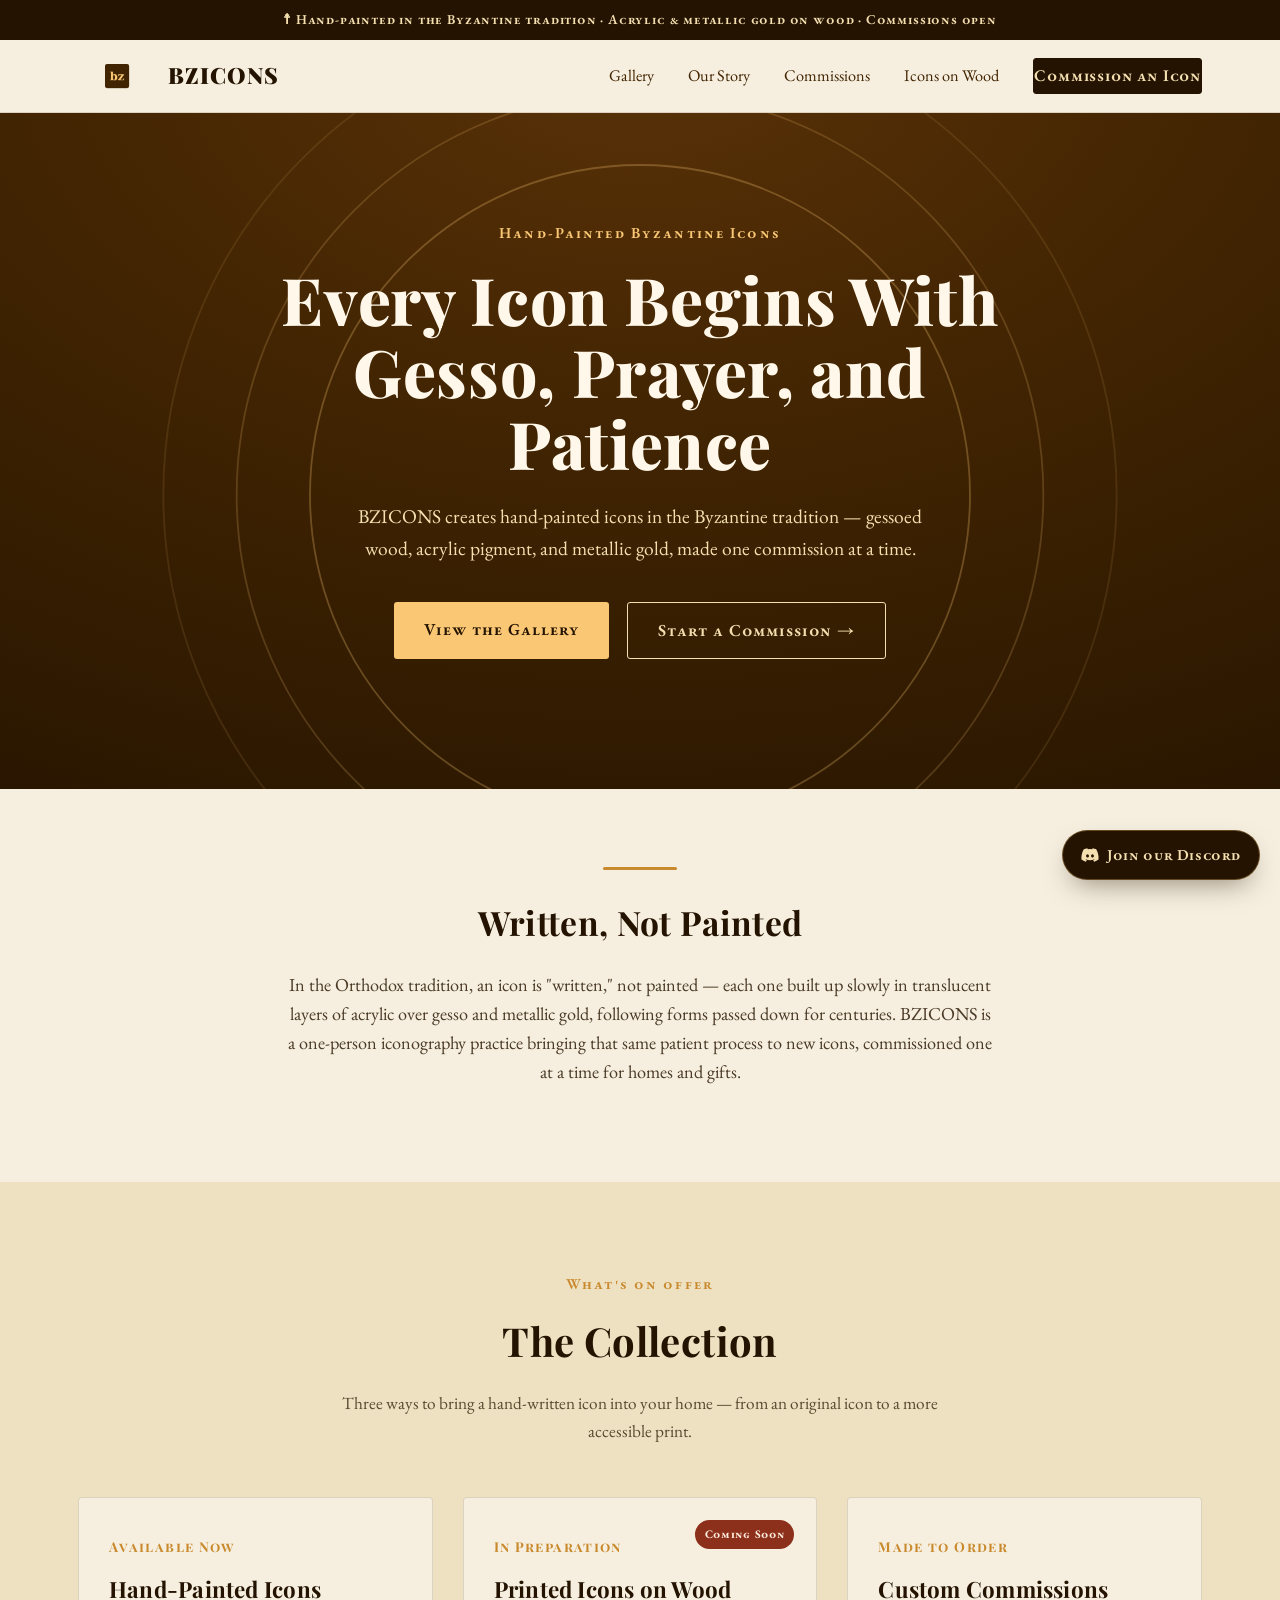
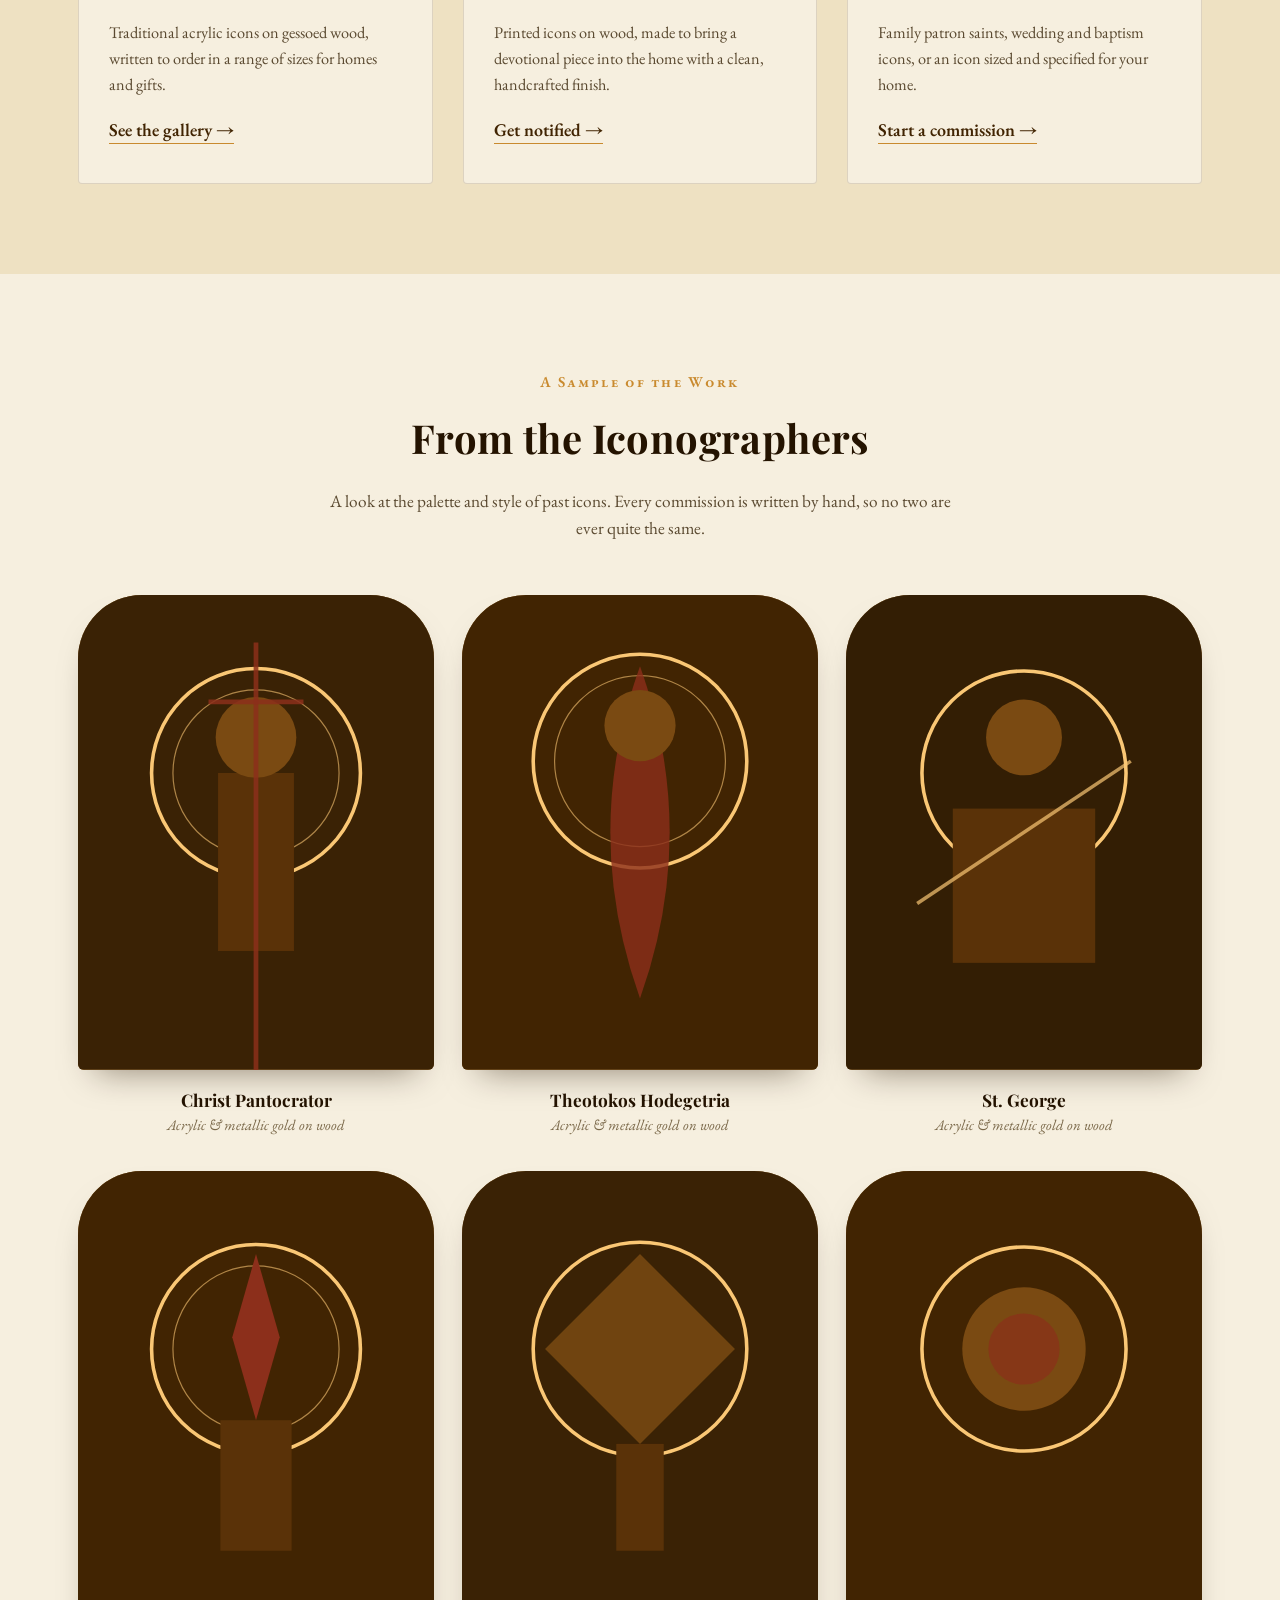
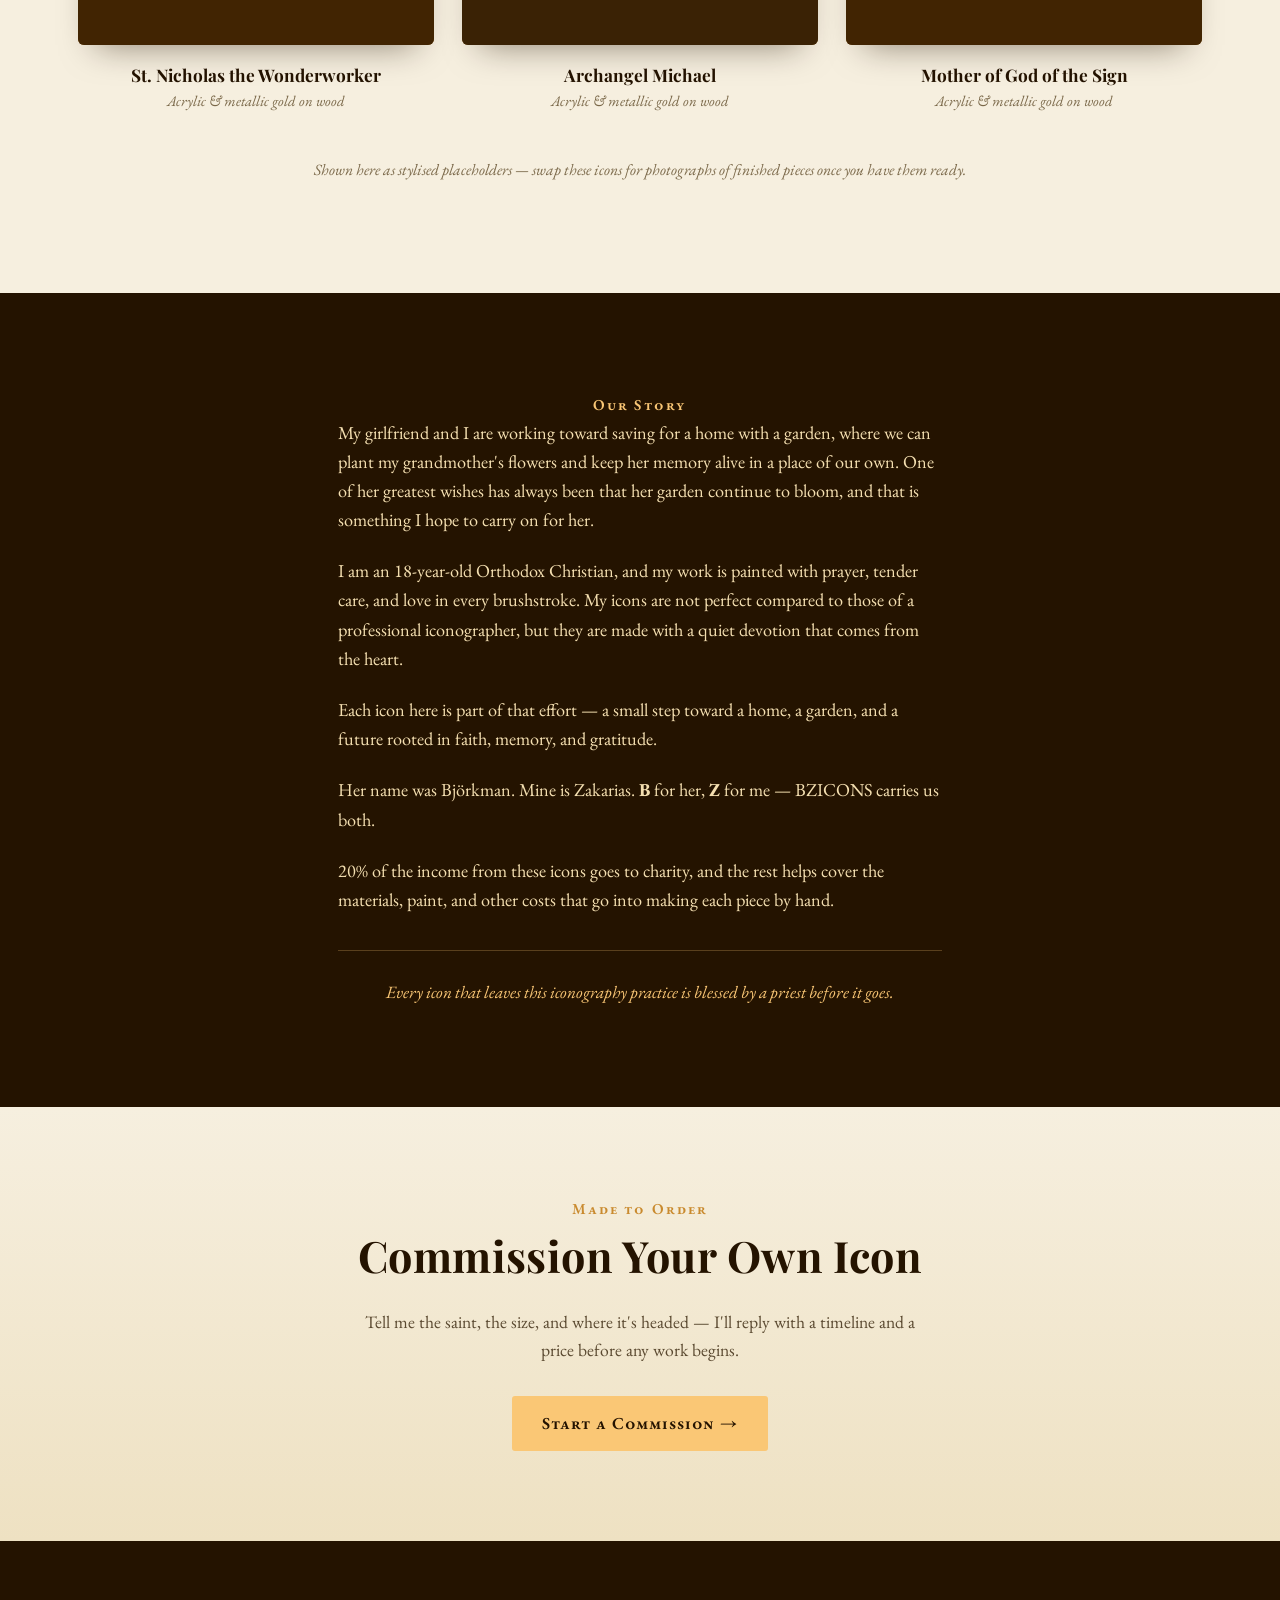
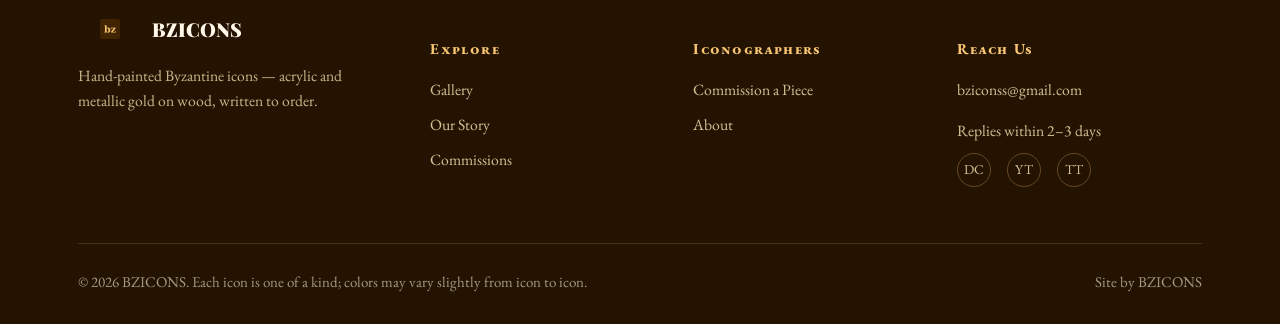
<file: index.html>
<!DOCTYPE html>
<html lang="en">
<head>
<meta charset="UTF-8">
<meta name="viewport" content="width=device-width, initial-scale=1.0">
<title>BZICONS — Hand-Painted Byzantine Icons</title>
<meta name="description" content="BZICONS creates hand-painted icons in the Byzantine tradition — gessoed wood panels, acrylic, and metallic gold, made one commission at a time.">
<link rel="icon" href="[data-uri]">
<link rel="preconnect" href="https://fonts.googleapis.com">
<link rel="preconnect" href="https://fonts.gstatic.com" crossorigin>
<link href="https://fonts.googleapis.com/css2?family=Playfair+Display:wght@600;700;800;900&family=EB+Garamond:ital,wght@0,400;0,500;0,600;1,400&display=swap" rel="stylesheet">
<link rel="stylesheet" href="styles.css">
</head>
<body>

<div class="announce">☨ Hand-painted in the Byzantine tradition · Acrylic &amp; metallic gold on wood · Commissions open</div>

<header>
  <div class="nav wrap">
    <a href="#top" class="brand">
      <img src="[data-uri]" alt="BZICONS mark">
      <span class="brand-text">BZICONS</span>
    </a>
    <nav class="links" id="navLinks">
      <a href="#gallery">Gallery</a>
      <a href="#craft">Our Story</a>
      <a href="#collection">Commissions</a>
      <a href="#wood">Icons on Wood</a>
      <a href="commission.html" class="cta-btn cta">Commission an Icon</a>
    </nav>
    <button class="menu-toggle" id="menuToggle" aria-label="Toggle menu"><span></span><span></span><span></span></button>
  </div>
</header>

<section class="hero" id="top">
  <svg class="halo" viewBox="0 0 600 600" xmlns="http://www.w3.org/2000/svg" aria-hidden="true">
    <g stroke="#fac775" stroke-width="1" fill="none">
      <circle cx="300" cy="300" r="180" opacity="0.5"/>
      <circle cx="300" cy="300" r="220" opacity="0.35"/>
      <circle cx="300" cy="300" r="260" opacity="0.2"/>
    </g>
    <g stroke="#fac775" stroke-width="1.4" opacity="0.55">
      <!-- radiating rays -->
    </g>
    <script></script>
  </svg>
  <div class="hero-inner">
    <div class="eyebrow">Hand-Painted Byzantine Icons</div>
    <h1>Every Icon Begins With<br>Gesso, Prayer, and Patience</h1>
    <p class="lead">BZICONS creates hand-painted icons in the Byzantine tradition — gessoed wood, acrylic pigment, and metallic gold, made one commission at a time.</p>
    <div class="hero-ctas">
      <a href="#gallery" class="btn btn-gold">View the Gallery</a>
      <a href="commission.html" class="btn btn-outline">Start a Commission →</a>
    </div>
  </div>
</section>

<section class="intro reveal">
  <div class="wrap">
    <div class="signature-rule"></div>
    <h2>Written, Not Painted</h2>
    <p>In the Orthodox tradition, an icon is "written," not painted — each one built up slowly in translucent layers of acrylic over gesso and metallic gold, following forms passed down for centuries. BZICONS is a one-person iconography practice bringing that same patient process to new icons, commissioned one at a time for homes and gifts.</p>
  </div>
</section>

<section class="collection" id="collection">
  <div class="wrap">
    <div class="section-head reveal">
      <div class="eyebrow">What's on offer</div>
      <h2>The Collection</h2>
      <p>Three ways to bring a hand-written icon into your home — from an original icon to a more accessible print.</p>
    </div>
    <div class="cards">
      <div class="card reveal">
        <div class="num">Available Now</div>
        <h3>Hand-Painted Icons</h3>
        <p>Traditional acrylic icons on gessoed wood, written to order in a range of sizes for homes and gifts.</p>
        <a href="#gallery" class="more">See the gallery →</a>
      </div>
      <div class="card reveal" id="wood">
        <span class="badge">Coming Soon</span>
        <div class="num">In Preparation</div>
        <h3>Printed Icons on Wood</h3>
        <p>Printed icons on wood, made to bring a devotional piece into the home with a clean, handcrafted finish.</p>
        <a href="#contact" class="more">Get notified →</a>
      </div>
      <div class="card reveal">
        <div class="num">Made to Order</div>
        <h3>Custom Commissions</h3>
        <p>Family patron saints, wedding and baptism icons, or an icon sized and specified for your home.</p>
        <a href="commission.html" class="more">Start a commission →</a>
      </div>
    </div>
  </div>
</section>

<section class="gallery" id="gallery">
  <div class="wrap">
    <div class="section-head reveal">
      <div class="eyebrow">A Sample of the Work</div>
      <h2>From the Iconographers</h2>
      <p>A look at the palette and style of past icons. Every commission is written by hand, so no two are ever quite the same.</p>
    </div>
    <div class="gallery-grid">

      <div class="panel reveal">
        <div class="panel-frame">
          <svg viewBox="0 0 300 400" xmlns="http://www.w3.org/2000/svg">
            <rect width="300" height="400" fill="#3a2205"/>
            <circle cx="150" cy="150" r="88" fill="none" stroke="#fac775" stroke-width="3"/>
            <circle cx="150" cy="150" r="70" fill="none" stroke="#fac775" stroke-width="1" opacity=".6"/>
            <rect x="118" y="150" width="64" height="150" fill="#5a3208"/>
            <circle cx="150" cy="120" r="34" fill="#7a4a12"/>
            <path d="M150 40 V440" stroke="#8c2f1b" stroke-width="4" opacity=".85"/>
            <path d="M110 90 H190" stroke="#8c2f1b" stroke-width="4" opacity=".85"/>
          </svg>
        </div>
        <div class="panel-cap">
          <div class="name">Christ Pantocrator</div>
          <div class="med">Acrylic &amp; metallic gold on wood</div>
        </div>
      </div>

      <div class="panel reveal">
        <div class="panel-frame">
          <svg viewBox="0 0 300 400" xmlns="http://www.w3.org/2000/svg">
            <rect width="300" height="400" fill="#412402"/>
            <circle cx="150" cy="140" r="90" fill="none" stroke="#fac775" stroke-width="3"/>
            <circle cx="150" cy="140" r="72" fill="none" stroke="#fac775" stroke-width="1" opacity=".6"/>
            <path d="M150 60 Q100 200 150 340 Q200 200 150 60 Z" fill="#8c2f1b" opacity=".8"/>
            <circle cx="150" cy="110" r="30" fill="#7a4a12"/>
          </svg>
        </div>
        <div class="panel-cap">
          <div class="name">Theotokos Hodegetria</div>
          <div class="med">Acrylic &amp; metallic gold on wood</div>
        </div>
      </div>

      <div class="panel reveal">
        <div class="panel-frame">
          <svg viewBox="0 0 300 400" xmlns="http://www.w3.org/2000/svg">
            <rect width="300" height="400" fill="#331e04"/>
            <circle cx="150" cy="150" r="86" fill="none" stroke="#fac775" stroke-width="3"/>
            <rect x="90" y="180" width="120" height="130" fill="#5a3208"/>
            <circle cx="150" cy="120" r="32" fill="#7a4a12"/>
            <path d="M60 260 L240 140" stroke="#fac775" stroke-width="3" opacity=".7"/>
          </svg>
        </div>
        <div class="panel-cap">
          <div class="name">St. George</div>
          <div class="med">Acrylic &amp; metallic gold on wood</div>
        </div>
      </div>

      <div class="panel reveal">
        <div class="panel-frame">
          <svg viewBox="0 0 300 400" xmlns="http://www.w3.org/2000/svg">
            <rect width="300" height="400" fill="#412402"/>
            <circle cx="150" cy="150" r="88" fill="none" stroke="#fac775" stroke-width="3"/>
            <circle cx="150" cy="150" r="70" fill="none" stroke="#fac775" stroke-width="1" opacity=".6"/>
            <path d="M150 70 L170 140 L150 210 L130 140 Z" fill="#8c2f1b"/>
            <rect x="120" y="210" width="60" height="110" fill="#5a3208"/>
          </svg>
        </div>
        <div class="panel-cap">
          <div class="name">St. Nicholas the Wonderworker</div>
          <div class="med">Acrylic &amp; metallic gold on wood</div>
        </div>
      </div>

      <div class="panel reveal">
        <div class="panel-frame">
          <svg viewBox="0 0 300 400" xmlns="http://www.w3.org/2000/svg">
            <rect width="300" height="400" fill="#3a2205"/>
            <circle cx="150" cy="150" r="90" fill="none" stroke="#fac775" stroke-width="3"/>
            <path d="M150 70 L230 150 L150 230 L70 150 Z" fill="#7a4a12" opacity=".85"/>
            <rect x="130" y="230" width="40" height="90" fill="#5a3208"/>
          </svg>
        </div>
        <div class="panel-cap">
          <div class="name">Archangel Michael</div>
          <div class="med">Acrylic &amp; metallic gold on wood</div>
        </div>
      </div>

      <div class="panel reveal">
        <div class="panel-frame">
          <svg viewBox="0 0 300 400" xmlns="http://www.w3.org/2000/svg">
            <rect width="300" height="400" fill="#412402"/>
            <circle cx="150" cy="150" r="86" fill="none" stroke="#fac775" stroke-width="3"/>
            <circle cx="150" cy="150" r="52" fill="#7a4a12"/>
            <circle cx="150" cy="150" r="30" fill="#8c2f1b" opacity=".7"/>
          </svg>
        </div>
        <div class="panel-cap">
          <div class="name">Mother of God of the Sign</div>
          <div class="med">Acrylic &amp; metallic gold on wood</div>
        </div>
      </div>

    </div>
    <p class="gallery-note">Shown here as stylised placeholders — swap these icons for photographs of finished pieces once you have them ready.</p>
  </div>
</section>

<section class="story reveal" id="craft">
  <div class="wrap story-inner">
    <div class="eyebrow">Our Story</div>
    <p>My girlfriend and I are working toward saving for a home with a garden, where we can plant my grandmother's flowers and keep her memory alive in a place of our own. One of her greatest wishes has always been that her garden continue to bloom, and that is something I hope to carry on for her.</p>
    <p>I am an 18-year-old Orthodox Christian, and my work is painted with prayer, tender care, and love in every brushstroke. My icons are not perfect compared to those of a professional iconographer, but they are made with a quiet devotion that comes from the heart.</p>
    <p>Each icon here is part of that effort — a small step toward a home, a garden, and a future rooted in faith, memory, and gratitude.</p>
    <p>Her name was Björkman. Mine is Zakarias. <strong>B</strong> for her, <strong>Z</strong> for me — BZICONS carries us both.</p>
    <p>20% of the income from these icons goes to charity, and the rest helps cover the materials, paint, and other costs that go into making each piece by hand.</p>
    <div class="story-blessing">Every icon that leaves this iconography practice is blessed by a priest before it goes.</div>
  </div>
</section>

<section class="commission reveal" id="commission">
  <div class="wrap">
    <div class="eyebrow">Made to Order</div>
    <h2>Commission Your Own Icon</h2>
    <p>Tell me the saint, the size, and where it's headed — I'll reply with a timeline and a price before any work begins.</p>
    <a href="commission.html" class="btn btn-gold">Start a Commission →</a>
  </div>
</section>

<footer>
  <div class="wrap">
    <div class="foot-grid">
      <div>
        <div class="foot-brand">
          <img src="[data-uri]" alt="BZICONS mark">
          <span>BZICONS</span>
        </div>
        <p class="foot-desc">Hand-painted Byzantine icons — acrylic and metallic gold on wood, written to order.</p>
      </div>
      <div class="foot-col">
        <h5>Explore</h5>
        <a href="#gallery">Gallery</a>
        <a href="#craft">Our Story</a>
        <a href="#collection">Commissions</a>
      </div>
      <div class="foot-col">
        <h5>Iconographers</h5>
        <a href="commission.html">Commission a Piece</a>
        <a href="#top">About</a>
      </div>
      <div class="foot-col">
        <h5>Reach Us</h5>
        <p>bziconss@gmail.com</p>
        <p>Replies within 2–3 days</p>
        <div class="social">
          <a href="https://discord.gg/f4q5S5WsaD" aria-label="Discord" target="_blank" rel="noopener">DC</a>
          <a href="https://www.youtube.com/@BZicons" aria-label="YouTube" target="_blank" rel="noopener">YT</a>
          <a href="https://www.tiktok.com/@bzicons" aria-label="TikTok" target="_blank" rel="noopener">TT</a>
        </div>
      </div>
    </div>
    <div class="foot-bottom">
      <small>© 2026 BZICONS. Each icon is one of a kind; colors may vary slightly from icon to icon.</small>
      <small>Site by BZICONS</small>
    </div>
  </div>
</footer>

<a href="https://discord.gg/f4q5S5WsaD" class="discord-badge" target="_blank" rel="noopener" aria-label="Join our Discord">
  <svg viewBox="0 0 24 24" fill="currentColor" aria-hidden="true"><path d="M20.3 4.4A19.8 19.8 0 0 0 15.6 3c-.2.4-.5.9-.7 1.3a18.3 18.3 0 0 0-5.8 0A9 9 0 0 0 8.4 3a19.7 19.7 0 0 0-4.7 1.4C1 9 .3 13.5.6 18a20 20 0 0 0 5.9 3c.5-.6.9-1.3 1.2-2a13 13 0 0 1-1.9-.9l.5-.4a14.2 14.2 0 0 0 11.4 0l.5.4c-.6.4-1.2.6-1.9.9.3.7.7 1.4 1.2 2a20 20 0 0 0 5.9-3c.4-5.2-.9-9.7-3.1-13.6ZM8.7 15.3c-1 0-1.9-1-1.9-2.1s.8-2.1 1.9-2.1c1 0 1.9 1 1.9 2.1 0 1.2-.8 2.1-1.9 2.1Zm6.6 0c-1 0-1.9-1-1.9-2.1s.8-2.1 1.9-2.1c1 0 1.9 1 1.9 2.1 0 1.2-.9 2.1-1.9 2.1Z"/></svg>
  <span>Join our Discord</span>
</a>

<script>
  const toggle = document.getElementById('menuToggle');
  const links = document.getElementById('navLinks');
  toggle.addEventListener('click', () => links.classList.toggle('open'));
  links.querySelectorAll('a').forEach(a => a.addEventListener('click', () => links.classList.remove('open')));

  const io = new IntersectionObserver((entries) => {
    entries.forEach(e => { if(e.isIntersecting){ e.target.classList.add('in'); io.unobserve(e.target); } });
  }, {threshold: .15});
  document.querySelectorAll('.reveal').forEach(el => io.observe(el));
</script>

</body>
</html>
</file>
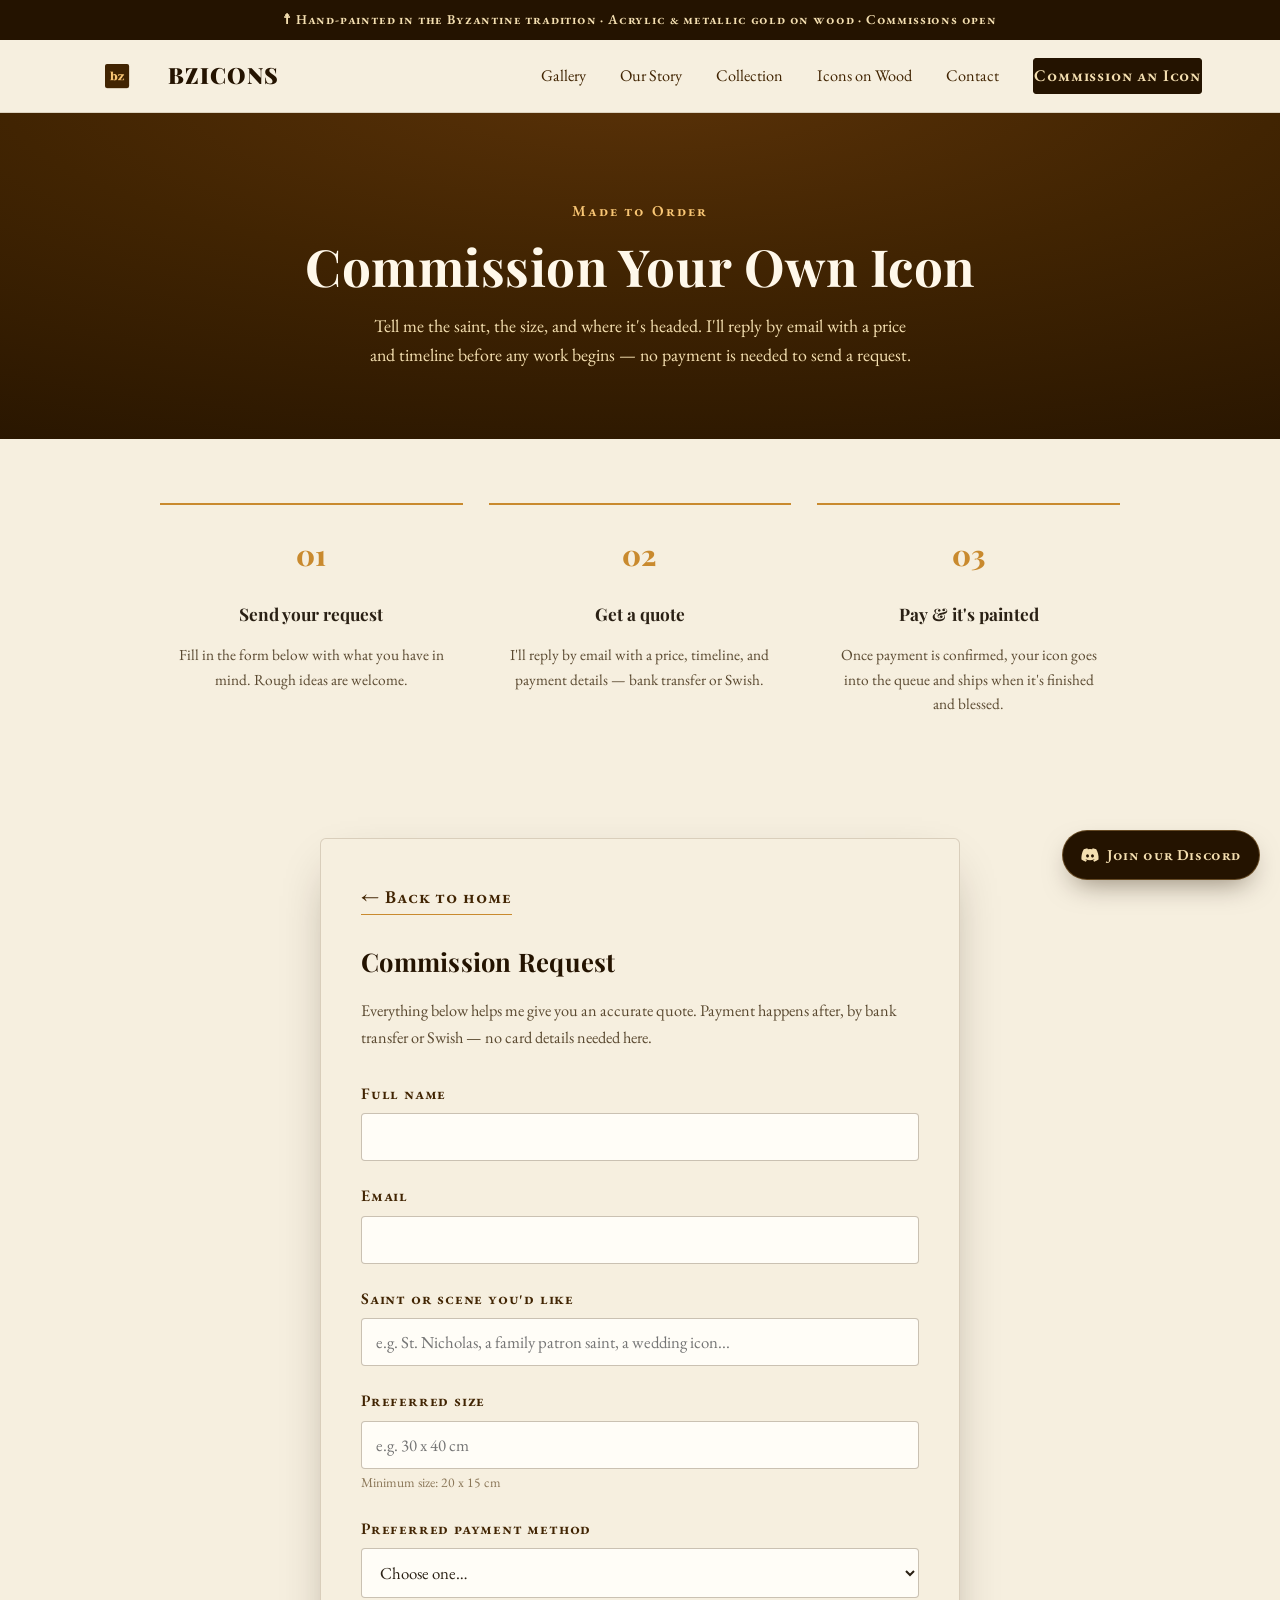
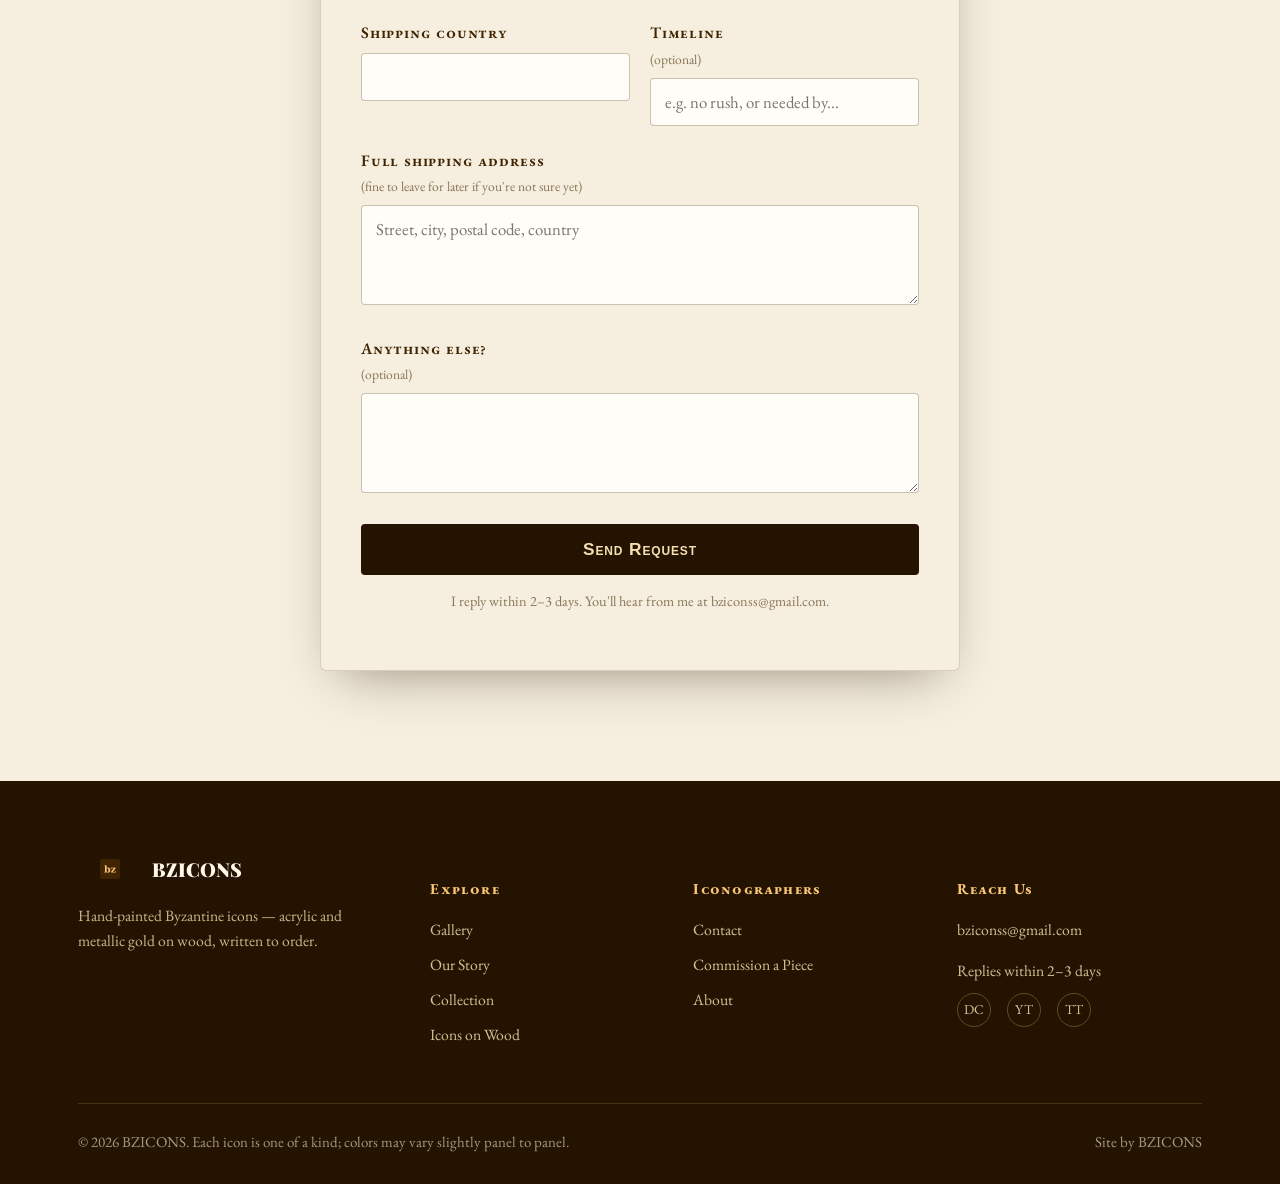
<file: commission.html>
<!DOCTYPE html>
<html lang="en">
<head>
<meta charset="UTF-8">
<meta name="viewport" content="width=device-width, initial-scale=1.0">
<title>Commission an Icon — BZICONS</title>
<meta name="description" content="Request a hand-painted icon from BZICONS. Tell us the saint, size, and where it's headed, and we'll follow up with a price and payment details.">
<link rel="icon" href="[data-uri]">
<link rel="preconnect" href="https://fonts.googleapis.com">
<link rel="preconnect" href="https://fonts.gstatic.com" crossorigin>
<link href="https://fonts.googleapis.com/css2?family=Playfair+Display:wght@600;700;800;900&family=EB+Garamond:ital,wght@0,400;0,500;0,600;1,400&display=swap" rel="stylesheet">
<link rel="stylesheet" href="styles.css">
</head>
<body>

<div class="announce">☨ Hand-painted in the Byzantine tradition · Acrylic &amp; metallic gold on wood · Commissions open</div>

<header>
  <div class="nav wrap">
    <a href="index.html" class="brand">
      <img src="[data-uri]" alt="BZICONS mark">
      <span class="brand-text">BZICONS</span>
    </a>
    <nav class="links" id="navLinks">
      <a href="index.html#gallery">Gallery</a>
      <a href="index.html#craft">Our Story</a>
      <a href="index.html#collection">Collection</a>
      <a href="index.html#wood">Icons on Wood</a>
      <a href="index.html#contact">Contact</a>
      <a href="commission.html" class="cta-btn cta">Commission an Icon</a>
    </nav>
    <button class="menu-toggle" id="menuToggle" aria-label="Toggle menu"><span></span><span></span><span></span></button>
  </div>
</header>

<section class="page-hero">
  <div class="eyebrow">Made to Order</div>
  <h1>Commission Your Own Icon</h1>
  <p>Tell me the saint, the size, and where it's headed. I'll reply by email with a price and timeline before any work begins — no payment is needed to send a request.</p>
</section>

<section class="how-it-works reveal">
  <div class="wrap">
    <div class="how-grid">
      <div class="how-step">
        <span class="stepnum">01</span>
        <h4>Send your request</h4>
        <p>Fill in the form below with what you have in mind. Rough ideas are welcome.</p>
      </div>
      <div class="how-step">
        <span class="stepnum">02</span>
        <h4>Get a quote</h4>
        <p>I'll reply by email with a price, timeline, and payment details — bank transfer or Swish.</p>
      </div>
      <div class="how-step">
        <span class="stepnum">03</span>
        <h4>Pay &amp; it's painted</h4>
        <p>Once payment is confirmed, your icon goes into the queue and ships when it's finished and blessed.</p>
      </div>
    </div>
  </div>
</section>

<section class="commission-form-section reveal">
  <div class="wrap">
    <div class="form-card">
      <a href="index.html" class="back-link">← Back to home</a>
      <h2>Commission Request</h2>
      <p>Everything below helps me give you an accurate quote. Payment happens after, by bank transfer or Swish — no card details needed here.</p>

      <form id="commissionForm" action="https://formsubmit.co/bziconss@gmail.com" method="POST" enctype="multipart/form-data">
        <input type="hidden" name="_subject" value="New commission request">
        <input type="hidden" name="_captcha" value="false">
        <input type="hidden" name="_template" value="table">
        <p class="honeypot"><label>Don't fill this out if you're human: <input name="bot-field"></label></p>

        <div class="form-row">
          <label for="name">Full name</label>
          <input type="text" id="name" name="name" required>
        </div>

        <div class="form-row">
          <label for="email">Email</label>
          <input type="email" id="email" name="email" required>
        </div>

        <div class="form-row">
          <label for="subject">Saint or scene you'd like</label>
          <input type="text" id="subject" name="subject" placeholder="e.g. St. Nicholas, a family patron saint, a wedding icon..." required>
        </div>

        <div class="form-row">
          <label for="size">Preferred size</label>
          <input type="text" id="size" name="size" placeholder="e.g. 30 x 40 cm" required>
          <span class="hint">Minimum size: 20 x 15 cm</span>
        </div>

        <div class="form-row">
          <label for="payment">Preferred payment method</label>
          <select id="payment" name="payment" required>
            <option value="">Choose one…</option>
            <option value="PayPal">PayPal</option>
            <option value="Swish">Swish</option>
          </select>
        </div>

        <div class="form-two-col">
          <div class="form-row">
            <label for="country">Shipping country</label>
            <input type="text" id="country" name="country" required>
          </div>
          <div class="form-row">
            <label for="timeline">Timeline <span class="hint">(optional)</span></label>
            <input type="text" id="timeline" name="timeline" placeholder="e.g. no rush, or needed by...">
          </div>
        </div>

        <div class="form-row">
          <label for="address">Full shipping address <span class="hint">(fine to leave for later if you're not sure yet)</span></label>
          <textarea id="address" name="address" placeholder="Street, city, postal code, country"></textarea>
        </div>

        <div class="form-row">
          <label for="message">Anything else? <span class="hint">(optional)</span></label>
          <textarea id="message" name="message"></textarea>
        </div>

        <button type="submit" class="form-submit">Send Request</button>
        <p class="form-note">I reply within 2–3 days. You'll hear from me at bziconss@gmail.com.</p>
      </form>
    </div>
  </div>
</section>

<footer>
  <div class="wrap">
    <div class="foot-grid">
      <div>
        <div class="foot-brand">
          <img src="[data-uri]" alt="BZICONS mark">
          <span>BZICONS</span>
        </div>
        <p class="foot-desc">Hand-painted Byzantine icons — acrylic and metallic gold on wood, written to order.</p>
      </div>
      <div class="foot-col">
        <h5>Explore</h5>
        <a href="index.html#gallery">Gallery</a>
        <a href="index.html#craft">Our Story</a>
        <a href="index.html#collection">Collection</a>
        <a href="index.html#wood">Icons on Wood</a>
      </div>
      <div class="foot-col">
        <h5>Iconographers</h5>
        <a href="index.html#contact">Contact</a>
        <a href="commission.html">Commission a Piece</a>
        <a href="index.html">About</a>
      </div>
      <div class="foot-col">
        <h5>Reach Us</h5>
        <p>bziconss@gmail.com</p>
        <p>Replies within 2–3 days</p>
        <div class="social">
          <a href="https://discord.gg/f4q5S5WsaD" aria-label="Discord" target="_blank" rel="noopener">DC</a>
          <a href="https://www.youtube.com/@BZicons" aria-label="YouTube" target="_blank" rel="noopener">YT</a>
          <a href="https://www.tiktok.com/@bzicons" aria-label="TikTok" target="_blank" rel="noopener">TT</a>
        </div>
      </div>
    </div>
    <div class="foot-bottom">
      <small>© 2026 BZICONS. Each icon is one of a kind; colors may vary slightly panel to panel.</small>
      <small>Site by BZICONS</small>
    </div>
  </div>
</footer>

<a href="https://discord.gg/f4q5S5WsaD" class="discord-badge" target="_blank" rel="noopener" aria-label="Join our Discord">
  <svg viewBox="0 0 24 24" fill="currentColor" aria-hidden="true"><path d="M20.3 4.4A19.8 19.8 0 0 0 15.6 3c-.2.4-.5.9-.7 1.3a18.3 18.3 0 0 0-5.8 0A9 9 0 0 0 8.4 3a19.7 19.7 0 0 0-4.7 1.4C1 9 .3 13.5.6 18a20 20 0 0 0 5.9 3c.5-.6.9-1.3 1.2-2a13 13 0 0 1-1.9-.9l.5-.4a14.2 14.2 0 0 0 11.4 0l.5.4c-.6.4-1.2.6-1.9.9.3.7.7 1.4 1.2 2a20 20 0 0 0 5.9-3c.4-5.2-.9-9.7-3.1-13.6ZM8.7 15.3c-1 0-1.9-1-1.9-2.1s.8-2.1 1.9-2.1c1 0 1.9 1 1.9 2.1 0 1.2-.8 2.1-1.9 2.1Zm6.6 0c-1 0-1.9-1-1.9-2.1s.8-2.1 1.9-2.1c1 0 1.9 1 1.9 2.1 0 1.2-.9 2.1-1.9 2.1Z"/></svg>
  <span>Join our Discord</span>
</a>

<script>
  const toggle = document.getElementById('menuToggle');
  const links = document.getElementById('navLinks');
  toggle.addEventListener('click', () => links.classList.toggle('open'));
  links.querySelectorAll('a').forEach(a => a.addEventListener('click', () => links.classList.remove('open')));

  const validateCustomSize = (value) => {
    const cleaned = value.trim();
    if (!cleaned) {
      return 'Please tell me the preferred size.';
    }

    const numbers = cleaned.match(/\d+(?:[.,]\d+)?/g);
    if (!numbers || numbers.length < 2) {
      return 'Please enter a size such as “30 x 40 cm” or “approximately 40 cm wide”.';
    }

    const first = parseFloat(numbers[0].replace(',', '.'));
    const second = parseFloat(numbers[1].replace(',', '.'));

    if (first <= 20 || second <= 15) {
      return 'The icon size must be larger than 20 cm by 15 cm.';
    }

    return '';
  };

  const commissionForm = document.getElementById('commissionForm');
  if (commissionForm) {
    commissionForm.addEventListener('submit', (event) => {
      const sizeInput = document.getElementById('size');
      const sizeError = sizeInput ? validateCustomSize(sizeInput.value) : '';

      if (sizeError) {
        event.preventDefault();
        sizeInput.setCustomValidity(sizeError);
        sizeInput.reportValidity();
        return;
      }

      sizeInput.setCustomValidity('');

      if (!commissionForm.checkValidity()) {
        event.preventDefault();
        commissionForm.reportValidity();
        return;
      }
    });
  }

  const newsletterForm = document.getElementById('newsletterForm');
  if (newsletterForm) {
    newsletterForm.addEventListener('submit', (event) => {
      event.preventDefault();
      if (!newsletterForm.checkValidity()) {
        newsletterForm.reportValidity();
        return;
      }
      newsletterForm.reset();
      window.location.href = 'thank-you.html';
    });
  }

  const io = new IntersectionObserver((entries) => {
    entries.forEach(e => { if(e.isIntersecting){ e.target.classList.add('in'); io.unobserve(e.target); } });
  }, {threshold: .15});
  document.querySelectorAll('.reveal').forEach(el => io.observe(el));
</script>

</body>
</html>
</file>
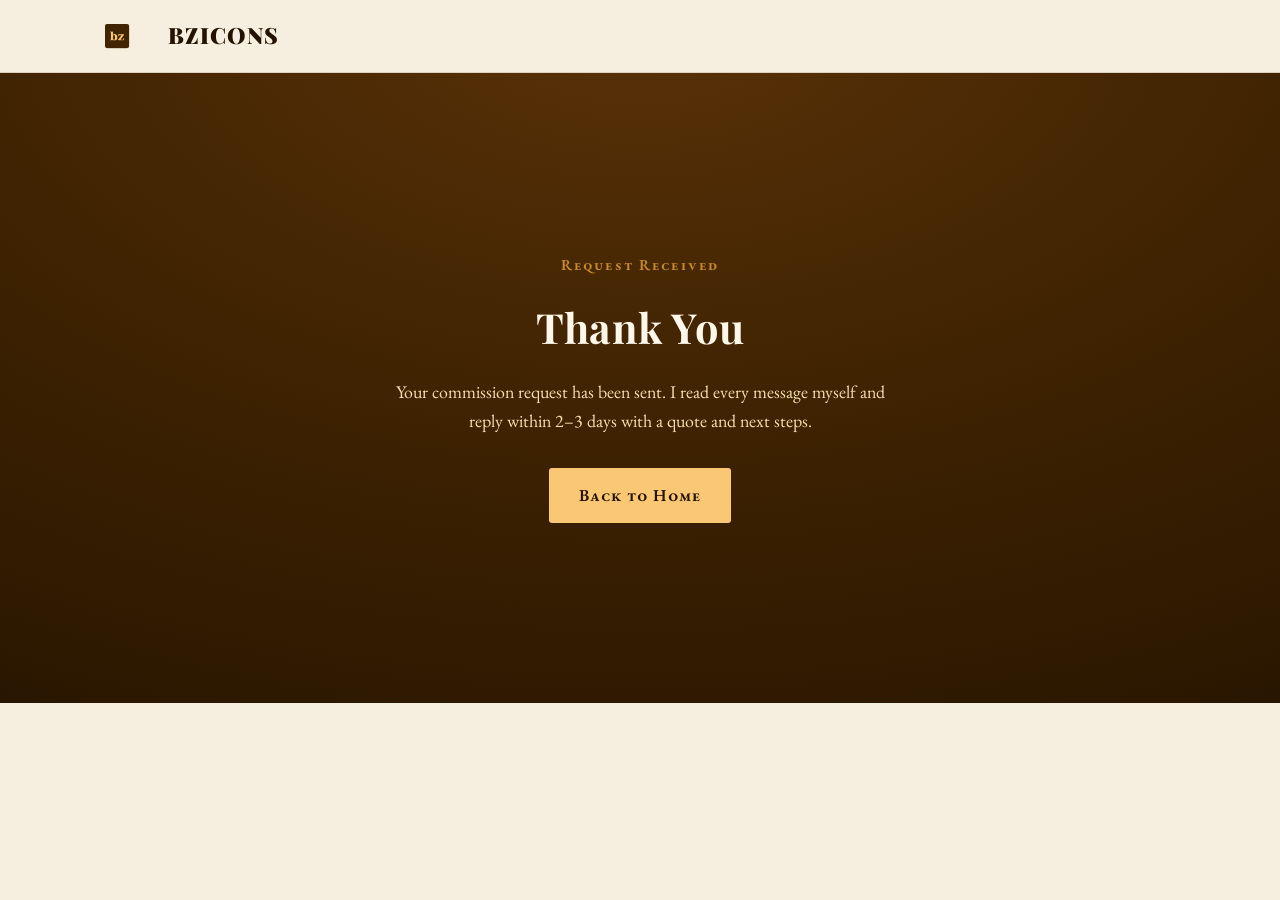
<file: thank-you.html>
<!DOCTYPE html>
<html lang="en">
<head>
<meta charset="UTF-8">
<meta name="viewport" content="width=device-width, initial-scale=1.0">
<title>Request Received — BZICONS</title>
<link rel="icon" href="[data-uri]">
<link rel="preconnect" href="https://fonts.googleapis.com">
<link rel="preconnect" href="https://fonts.gstatic.com" crossorigin>
<link href="https://fonts.googleapis.com/css2?family=Playfair+Display:wght@600;700;800;900&family=EB+Garamond:ital,wght@0,400;0,500;0,600;1,400&display=swap" rel="stylesheet">
<link rel="stylesheet" href="styles.css">
<style>
  .thanks{
    min-height:70vh; display:flex; align-items:center; justify-content:center;
    text-align:center; padding:80px 28px;
    background:radial-gradient(120% 140% at 50% -10%, #5a3208 0%, var(--umber) 42%, var(--umber-dark) 100%);
    color:var(--parchment);
  }
  .thanks-inner{max-width:520px;}
  .thanks h1{color:#fff8ea; font-size:clamp(1.9rem,4vw,2.6rem); margin:16px 0 18px;}
  .thanks p{color:var(--gold-pale); font-size:1.12rem; margin-bottom:32px;}
</style>
</head>
<body>
<header>
  <div class="nav wrap">
    <a href="index.html" class="brand">
      <img src="[data-uri]" alt="BZICONS mark">
      <span class="brand-text">BZICONS</span>
    </a>
  </div>
</header>
<section class="thanks">
  <div class="thanks-inner">
    <div class="eyebrow">Request Received</div>
    <h1>Thank You</h1>
    <p>Your commission request has been sent. I read every message myself and reply within 2–3 days with a quote and next steps.</p>
    <a href="index.html" class="btn btn-gold">Back to Home</a>
  </div>
</section>
</body>
</html>
</file>
<file: styles.css>
:root{
    --umber-dark:#241300;
    --umber:#412402;
    --umber-soft:#5a3208;
    --gold:#fac775;
    --gold-deep:#c98a2e;
    --gold-pale:#f4dfb0;
    --parchment:#f6efdf;
    --parchment-dim:#eee1c2;
    --ink:#2a2014;
    --cinnabar:#8c2f1b;
    --shadow: 0 20px 50px -20px rgba(36,19,0,.45);
  }

  *{box-sizing:border-box;}
  html{scroll-behavior:smooth;}
  body{
    margin:0;
    background:var(--parchment);
    color:var(--ink);
    font-family:'EB Garamond', Georgia, serif;
    font-size:18px;
    line-height:1.6;
    -webkit-font-smoothing:antialiased;
  }
  h1,h2,h3{
    font-family:'Playfair Display', Georgia, serif;
    margin:0;
    color:var(--umber-dark);
    letter-spacing:.01em;
  }
  a{color:inherit;text-decoration:none;}
  img{max-width:100%;display:block;}
  .wrap{max-width:1180px;margin:0 auto;padding:0 28px;}
  .eyebrow{
    font-family:'EB Garamond', serif;
    font-variant:small-caps;
    letter-spacing:.14em;
    font-weight:600;
    color:var(--gold-deep);
    font-size:.95rem;
  }
  ::selection{background:var(--gold-pale);}
  @media (prefers-reduced-motion: reduce){
    *{animation-duration:0.001ms !important; animation-iteration-count:1 !important; transition-duration:0.001ms !important; scroll-behavior:auto !important;}
  }

  /* ===== Announcement bar ===== */
  .announce{
    background:var(--umber-dark);
    color:var(--gold-pale);
    text-align:center;
    font-size:.85rem;
    letter-spacing:.06em;
    padding:9px 16px;
    font-variant:small-caps;
    font-weight:600;
  }

  /* ===== Header ===== */
  header{
    position:sticky; top:0; z-index:50;
    background:rgba(246,239,223,.92);
    backdrop-filter:blur(8px);
    border-bottom:1px solid rgba(65,36,2,.14);
  }
  .nav{
    display:flex; align-items:center; justify-content:space-between;
    padding:14px 28px;
  }
  .brand{display:flex; align-items:center; gap:12px;}
  .brand img{height:44px; width:auto;}
  .brand-text{
    font-family:'Playfair Display', serif;
    font-weight:900;
    font-size:1.4rem;
    letter-spacing:.04em;
    color:var(--umber-dark);
  }
  nav.links{display:flex; align-items:center; gap:34px;}
  nav.links a{
    font-size:1.02rem;
    color:var(--umber);
    position:relative;
    padding:4px 0;
  }
  nav.links a:not(.cta)::after{
    content:'';
    position:absolute; left:0; bottom:-2px;
    width:0; height:1.5px; background:var(--gold-deep);
    transition:width .25s ease;
  }
  nav.links a:not(.cta):hover::after{width:100%;}
  .cta-btn{
    background:var(--umber-dark);
    color:var(--gold-pale) !important;
    padding:11px 22px;
    border-radius:3px;
    font-variant:small-caps;
    letter-spacing:.05em;
    font-weight:600;
    border:1px solid var(--umber-dark);
    transition:background .2s, color .2s;
    white-space:nowrap;
  }
  .cta-btn:hover{background:transparent; color:var(--umber-dark) !important;}
  .menu-toggle{display:none; background:none; border:none; cursor:pointer; padding:6px;}
  .menu-toggle span{display:block; width:26px; height:2px; background:var(--umber-dark); margin:5px 0;}

  /* ===== Hero ===== */
  .hero{
    position:relative;
    background:radial-gradient(120% 140% at 50% -10%, #5a3208 0%, var(--umber) 42%, var(--umber-dark) 100%);
    color:var(--parchment);
    overflow:hidden;
    padding:108px 28px 130px;
    text-align:center;
  }
  .halo{
    position:absolute;
    top:50%; left:50%;
    width:min(1100px, 160vw); height:min(1100px, 160vw);
    transform:translate(-50%,-46%);
    z-index:0;
    opacity:.55;
    animation:spin 140s linear infinite;
  }
  @keyframes spin{ to{ transform:translate(-50%,-46%) rotate(360deg);} }
  .hero-inner{position:relative; z-index:2; max-width:760px; margin:0 auto;}
  .hero .eyebrow{color:var(--gold);}
  .hero h1{
    font-size:clamp(2.4rem, 5.4vw, 4.1rem);
    font-weight:800;
    line-height:1.1;
    margin:18px 0 22px;
    color:#fff8ea;
  }
  .hero p.lead{
    font-size:1.22rem;
    color:var(--gold-pale);
    max-width:600px;
    margin:0 auto 38px;
  }
  .hero-ctas{display:flex; gap:18px; justify-content:center; flex-wrap:wrap;}
  .btn{
    display:inline-block;
    padding:14px 30px;
    border-radius:3px;
    font-variant:small-caps;
    letter-spacing:.06em;
    font-weight:600;
    font-size:1.05rem;
    transition:transform .2s ease, box-shadow .2s ease, background .2s, color .2s;
  }
  .btn-gold{background:var(--gold); color:var(--umber-dark);}
  .btn-gold:hover{transform:translateY(-2px); box-shadow:0 14px 30px -10px rgba(250,199,117,.55);}
  .btn-outline{border:1.5px solid var(--gold-pale); color:var(--gold-pale);}
  .btn-outline:hover{background:var(--gold-pale); color:var(--umber-dark);}

  /* ===== Intro strip ===== */
  .intro{
    padding:78px 28px;
    text-align:center;
  }
  .intro .wrap{max-width:760px;}
  .intro h2{font-size:clamp(1.6rem,3vw,2.1rem); margin-bottom:20px;}
  .intro p{font-size:1.14rem; color:#4a3a26;}
  .signature-rule{
    width:74px; height:3px; background:var(--gold-deep); margin:0 auto 26px; border-radius:2px;
  }

  /* ===== Section heading helper ===== */
  .section-head{text-align:center; max-width:640px; margin:0 auto 52px;}
  .section-head h2{font-size:clamp(1.8rem,3.4vw,2.5rem); margin:12px 0 14px;}
  .section-head p{color:#5a4930; font-size:1.08rem;}

  /* ===== Collection cards ===== */
  .collection{padding:90px 28px; background:var(--parchment-dim);}
  .cards{display:grid; grid-template-columns:repeat(3,1fr); gap:30px;}
  .card{
    background:var(--parchment);
    border:1px solid rgba(65,36,2,.14);
    border-radius:4px;
    padding:38px 30px;
    position:relative;
    transition:transform .25s ease, box-shadow .25s ease;
  }
  .card:hover{transform:translateY(-6px); box-shadow:var(--shadow);}
  .card .num{
    font-family:'Playfair Display',serif;
    font-size:.85rem;
    color:var(--gold-deep);
    font-variant:small-caps;
    letter-spacing:.1em;
    font-weight:700;
  }
  .card h3{font-size:1.4rem; margin:14px 0 12px;}
  .card p{color:#5a4930; font-size:1.02rem; margin:0 0 18px;}
  .card a.more{font-weight:600; color:var(--umber); border-bottom:1px solid var(--gold-deep); padding-bottom:2px;}
  .badge{
    position:absolute; top:22px; right:22px;
    background:var(--cinnabar); color:#fbe9d9;
    font-size:.72rem; font-weight:700; letter-spacing:.06em;
    padding:5px 10px; border-radius:20px; font-variant:small-caps;
  }

  /* ===== Contact ===== */
  .contact-section{padding:60px 28px 90px; background:linear-gradient(180deg, rgba(244,223,176,.18), rgba(244,223,176,0));}
  .contact-grid{
    display:grid; grid-template-columns:repeat(3, minmax(0, 1fr)); gap:24px; margin-top:28px;
  }
  .contact-card{
    display:flex; flex-direction:column; justify-content:center; gap:10px;
    background:var(--parchment); border:1px solid rgba(65,36,2,.14); border-radius:10px;
    padding:28px 24px; box-shadow:var(--shadow); transition:transform .2s ease, box-shadow .2s ease;
  }
  .contact-card:hover{transform:translateY(-4px); box-shadow:0 18px 40px -20px rgba(36,19,0,.46);}
  .contact-label{
    font-family:'EB Garamond', serif; font-variant:small-caps; letter-spacing:.12em; font-weight:700;
    color:var(--gold-deep); font-size:.82rem;
  }
  .contact-card strong{font-size:1.3rem; color:var(--umber-dark); font-family:'Playfair Display', serif; font-weight:700;}
  .contact-card small{font-size:1rem; color:#5a4930;}

  /* ===== Gallery ===== */
  .gallery{padding:96px 28px;}
  .gallery-grid{
    display:grid;
    grid-template-columns:repeat(3, 1fr);
    gap:34px 28px;
  }
  .panel{
    text-align:center;
  }
  .panel-frame{
    aspect-ratio:3/4;
    border-radius:64px 64px 6px 6px;
    background:var(--umber);
    position:relative;
    overflow:hidden;
    box-shadow: inset 0 0 0 2px rgba(250,199,117,.55), 0 18px 34px -18px rgba(36,19,0,.5);
  }
  .panel-frame::before{
    content:'';
    position:absolute; inset:10px;
    border-radius:56px 56px 4px 4px;
    border:1px solid rgba(250,199,117,.35);
  }
  .panel-frame svg{position:absolute; inset:0; width:100%; height:100%;}
  .panel-cap{margin-top:16px;}
  .panel-cap .name{font-family:'Playfair Display',serif; font-weight:700; font-size:1.08rem; color:var(--umber-dark);}
  .panel-cap .med{font-size:.92rem; color:#7a6849; font-style:italic;}
  .gallery-note{
    text-align:center; margin-top:44px; color:#7a6849; font-size:.98rem; font-style:italic;
  }

  /* ===== Process ===== */
  .story{background:var(--umber-dark); color:var(--parchment); padding:100px 28px;}
  .story-inner{max-width:660px; margin:0 auto; text-align:center;}
  .story-inner .eyebrow{color:var(--gold);}
  .story-inner h2{color:#fff8ea; font-size:clamp(1.9rem,3.6vw,2.6rem); margin:14px 0 30px;}
  .story-inner p{
    font-size:1.14rem; color:var(--gold-pale); text-align:left;
    margin:0 0 22px;
  }
  .story-inner p:last-of-type{margin-bottom:0;}
  .story-signoff{
    margin-top:34px; font-style:italic; color:var(--gold);
    font-family:'Playfair Display',serif; font-size:1.1rem;
  }
  .story-blessing{
    margin-top:36px; padding-top:28px; border-top:1px solid rgba(250,199,117,.25);
    font-style:italic; color:var(--gold); font-size:1.08rem; text-align:center !important;
  }

  /* ===== Commission banner ===== */
  .commission{
    padding:90px 28px;
    text-align:center;
    background:linear-gradient(180deg, var(--parchment) 0%, var(--parchment-dim) 100%);
  }
  .commission h2{font-size:clamp(1.9rem,3.6vw,2.7rem); margin-bottom:18px;}
  .commission p{max-width:560px; margin:0 auto 32px; color:#5a4930; font-size:1.1rem;}

  /* ===== Newsletter ===== */
  .newsletter{
    background:var(--umber);
    color:var(--parchment);
    padding:70px 28px;
  }
  .newsletter .wrap{
    display:flex; align-items:center; justify-content:space-between; gap:40px; flex-wrap:wrap;
  }
  .newsletter h3{color:#fff8ea; font-size:1.6rem; margin-bottom:8px;}
  .newsletter p{color:var(--gold-pale); margin:0; max-width:420px;}
  .newsletter form{display:flex; gap:10px; flex-wrap:wrap;}
  .newsletter input[type=email]{
    padding:13px 16px; border-radius:3px; border:1px solid rgba(250,199,117,.4);
    background:rgba(255,255,255,.06); color:#fff8ea; font-family:inherit; font-size:1rem; min-width:240px;
  }
  .newsletter input::placeholder{color:rgba(246,239,223,.55);}
  .newsletter button{
    background:var(--gold); color:var(--umber-dark); border:none; padding:13px 24px;
    border-radius:3px; font-variant:small-caps; letter-spacing:.05em; font-weight:700; cursor:pointer;
    transition:background .2s;
  }
  .newsletter button:hover{background:var(--gold-pale);}

  /* ===== Footer ===== */
  footer{background:var(--umber-dark); color:var(--gold-pale); padding:70px 28px 30px;}
  .foot-grid{
    display:grid; grid-template-columns:1.4fr 1fr 1fr 1.1fr; gap:40px;
    padding-bottom:46px; border-bottom:1px solid rgba(250,199,117,.16);
  }
  .foot-brand{display:flex; align-items:center; gap:10px; margin-bottom:16px;}
  .foot-brand img{height:36px;}
  .foot-brand span{font-family:'Playfair Display',serif; font-weight:900; color:#fff8ea; font-size:1.2rem;}
  .foot-col h5{
    font-variant:small-caps; letter-spacing:.08em; color:var(--gold);
    font-size:.95rem; margin-bottom:16px; font-weight:700;
  }
  .foot-col a, .foot-col p{display:block; color:var(--gold-pale); opacity:.85; margin-bottom:10px; font-size:.98rem;}
  .foot-col a:hover{opacity:1; color:#fff8ea;}
  .foot-desc{font-size:.98rem; color:var(--gold-pale); opacity:.8; max-width:280px;}
  .foot-bottom{
    display:flex; justify-content:space-between; align-items:center; padding-top:26px; flex-wrap:wrap; gap:12px;
  }
  .foot-bottom small{color:rgba(246,239,223,.6);}
  .social{display:flex; gap:16px;}
  .social a{
    width:34px; height:34px; border-radius:50%; border:1px solid rgba(250,199,117,.35);
    display:flex; align-items:center; justify-content:center; font-size:.85rem;
  }
  .social a:hover{background:var(--gold); color:var(--umber-dark); border-color:var(--gold);}

  /* ===== Floating Discord badge ===== */
  .discord-badge{
    position:fixed; right:20px; bottom:20px; z-index:60;
    display:flex; align-items:center; gap:8px;
    background:var(--umber-dark); color:var(--gold-pale) !important;
    padding:12px 18px; border-radius:30px;
    font-variant:small-caps; letter-spacing:.04em; font-weight:600; font-size:.95rem;
    box-shadow:0 12px 28px -10px rgba(36,19,0,.5);
    border:1px solid rgba(250,199,117,.3);
    transition:transform .2s ease, background .2s ease;
  }
  .discord-badge:hover{transform:translateY(-3px); background:var(--umber);}
  .discord-badge svg{width:18px; height:18px; flex:none;}
  @media (max-width:520px){
    .discord-badge span{display:none;}
    .discord-badge{padding:12px; border-radius:50%;}
  }

  /* ===== Reveal on scroll ===== */
  .reveal{opacity:0; transform:translateY(18px); transition:opacity .7s ease, transform .7s ease;}
  .reveal.in{opacity:1; transform:none;}

  /* ===== Mobile ===== */
  @media (max-width:920px){
    .cards{grid-template-columns:1fr;}
    .gallery-grid{grid-template-columns:repeat(2,1fr);}
    .steps{grid-template-columns:repeat(2,1fr);}
    .foot-grid{grid-template-columns:1fr 1fr;}
  }
  @media (max-width:680px){
    nav.links{
      position:fixed; inset:0 0 0 auto; top:0; height:100vh; width:78%;
      background:var(--parchment); flex-direction:column; align-items:flex-start;
      padding:90px 30px; gap:26px; transform:translateX(100%); transition:transform .3s ease;
      box-shadow:-10px 0 30px rgba(0,0,0,.15);
    }
    nav.links.open{transform:translateX(0);}
    .menu-toggle{display:block;}
    .gallery-grid{grid-template-columns:1fr 1fr;}
    .steps{grid-template-columns:1fr;}
    .newsletter .wrap{flex-direction:column; align-items:flex-start;}
    .foot-grid{grid-template-columns:1fr;}
  }

/* ===== Commission page ===== */
.page-hero{
  background:radial-gradient(120% 140% at 50% -10%, #5a3208 0%, var(--umber) 42%, var(--umber-dark) 100%);
  color:var(--parchment);
  padding:86px 28px 70px;
  text-align:center;
}
.page-hero .eyebrow{color:var(--gold);}
.page-hero h1{
  font-size:clamp(2.1rem, 4.6vw, 3.2rem);
  color:#fff8ea; margin:14px 0 16px; line-height:1.15;
}
.page-hero p{color:var(--gold-pale); max-width:560px; margin:0 auto; font-size:1.12rem;}

.how-it-works{padding:64px 28px 20px;}
.how-grid{
  display:grid; grid-template-columns:repeat(3,1fr); gap:26px;
  max-width:960px; margin:0 auto;
}
.how-step{
  text-align:center; padding:26px 18px;
  border-top:2px solid var(--gold-deep);
}
.how-step .stepnum{
  font-family:'Playfair Display',serif; font-size:1.8rem; font-weight:800;
  color:var(--gold-deep); display:block; margin-bottom:10px;
}
.how-step h4{font-family:'Playfair Display',serif; font-size:1.08rem; margin-bottom:8px;}
.how-step p{font-size:.96rem; color:#5a4930;}

.commission-form-section{padding:60px 28px 110px;}
.form-card{
  max-width:640px; margin:0 auto;
  background:var(--parchment); border:1px solid rgba(65,36,2,.16);
  border-radius:6px; padding:44px 40px;
  box-shadow:var(--shadow);
}
.form-card h2{font-size:1.6rem; margin-bottom:8px;}
.form-card > p{color:#5a4930; margin-bottom:30px; font-size:1.02rem;}
.form-row{margin-bottom:22px;}
.form-row label{
  display:block; font-variant:small-caps; letter-spacing:.05em; font-weight:600;
  color:var(--umber); margin-bottom:7px; font-size:1rem;
}
.form-row .hint{display:block; font-size:.85rem; color:#8a7657; font-weight:400; font-variant:normal; letter-spacing:0; margin-top:3px;}
.form-row input[type=text],
.form-row input[type=email],
.form-row select,
.form-row textarea{
  width:100%; padding:12px 14px; border-radius:4px;
  border:1px solid rgba(65,36,2,.28); background:#fffdf7;
  font-family:'EB Garamond', serif; font-size:1.05rem; color:var(--ink);
}
.form-row textarea{resize:vertical; min-height:100px;}
.form-row input:focus, .form-row select:focus, .form-row textarea:focus{
  outline:2px solid var(--gold-deep); outline-offset:1px;
}
.form-two-col{display:grid; grid-template-columns:1fr 1fr; gap:20px;}
.form-submit{
  width:100%; background:var(--umber-dark); color:var(--gold-pale);
  border:none; padding:15px 24px; border-radius:4px;
  font-variant:small-caps; letter-spacing:.05em; font-weight:700; font-size:1.08rem;
  cursor:pointer; transition:background .2s;
}
.form-submit:hover{background:var(--umber);}
.form-note{font-size:.9rem; color:#8a7657; margin-top:14px; text-align:center;}
.honeypot{position:absolute; left:-9999px; opacity:0;}
.back-link{
  display:inline-block; margin-bottom:26px; color:var(--umber);
  font-variant:small-caps; letter-spacing:.05em; font-weight:600;
  border-bottom:1px solid var(--gold-deep); padding-bottom:2px;
}

@media (max-width:600px){
  .how-grid{grid-template-columns:1fr;}
  .form-two-col{grid-template-columns:1fr;}
  .form-card{padding:34px 22px;}
}
</file>
